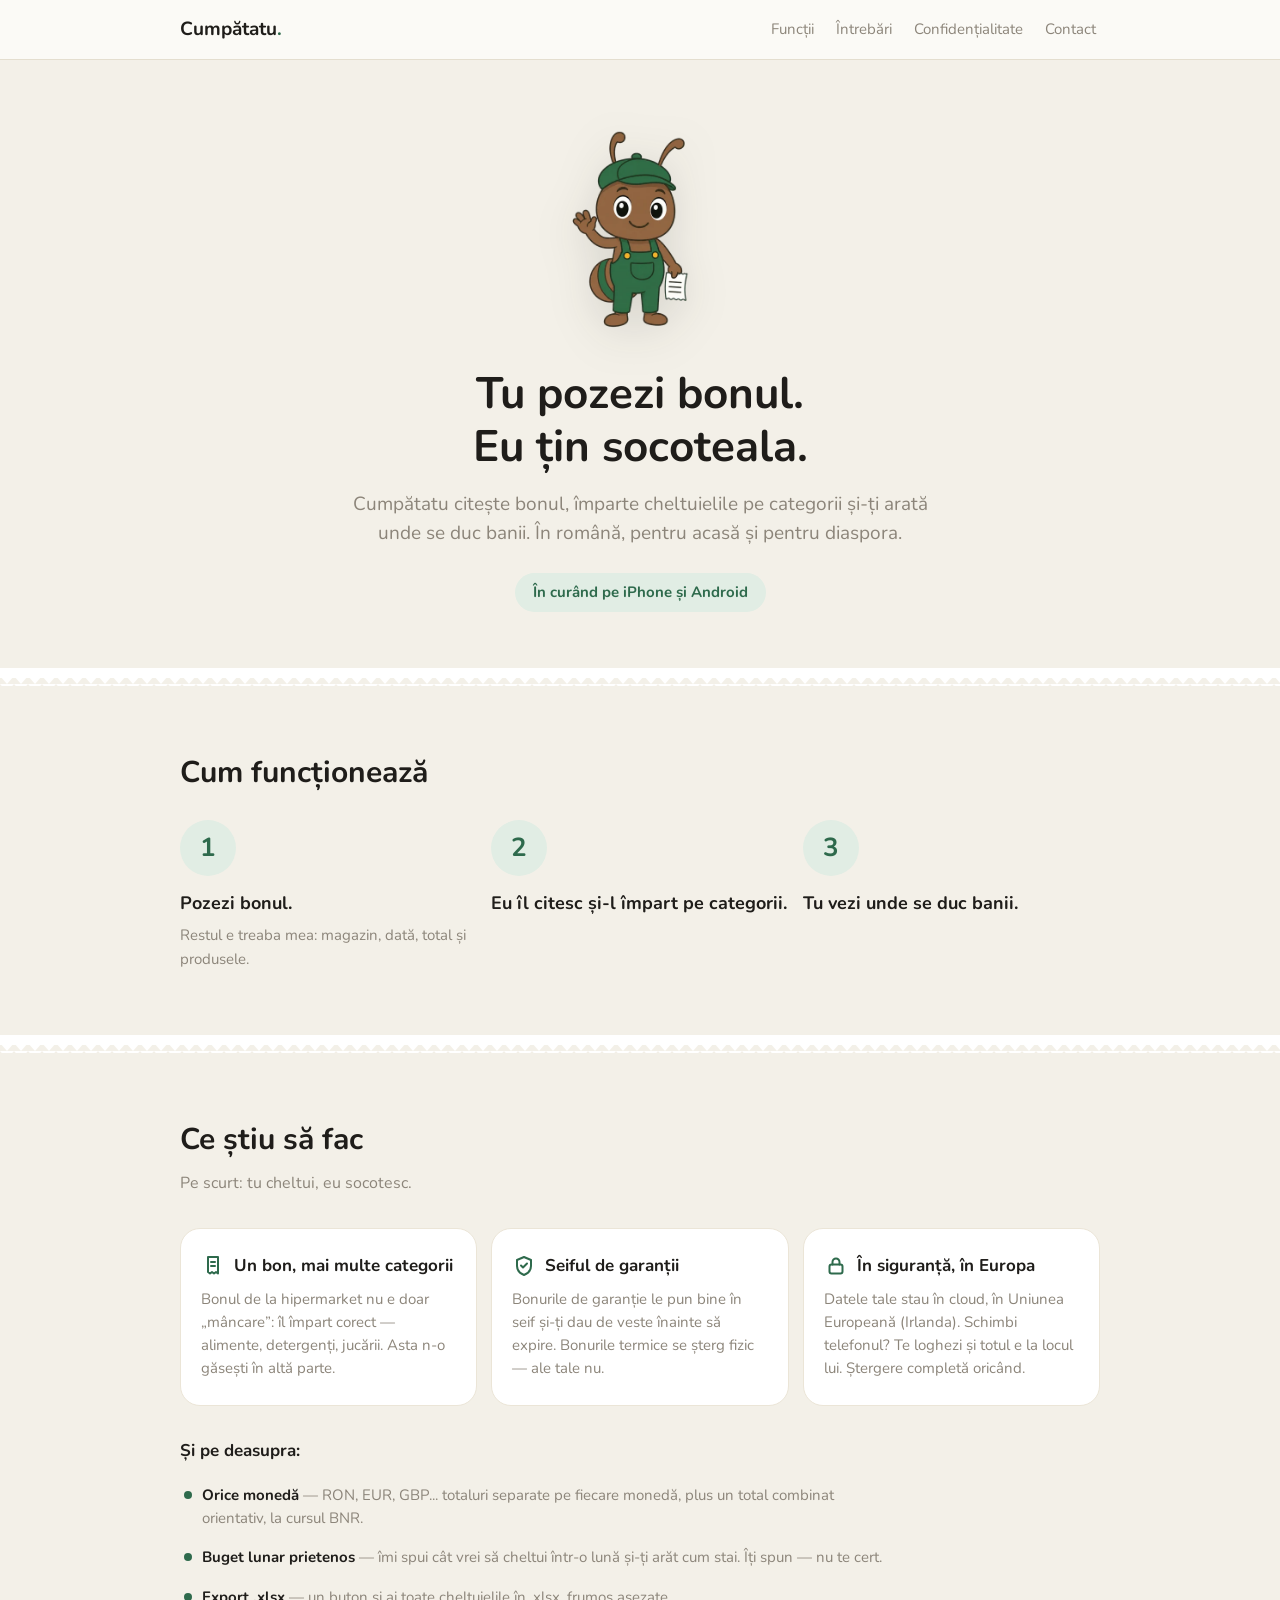
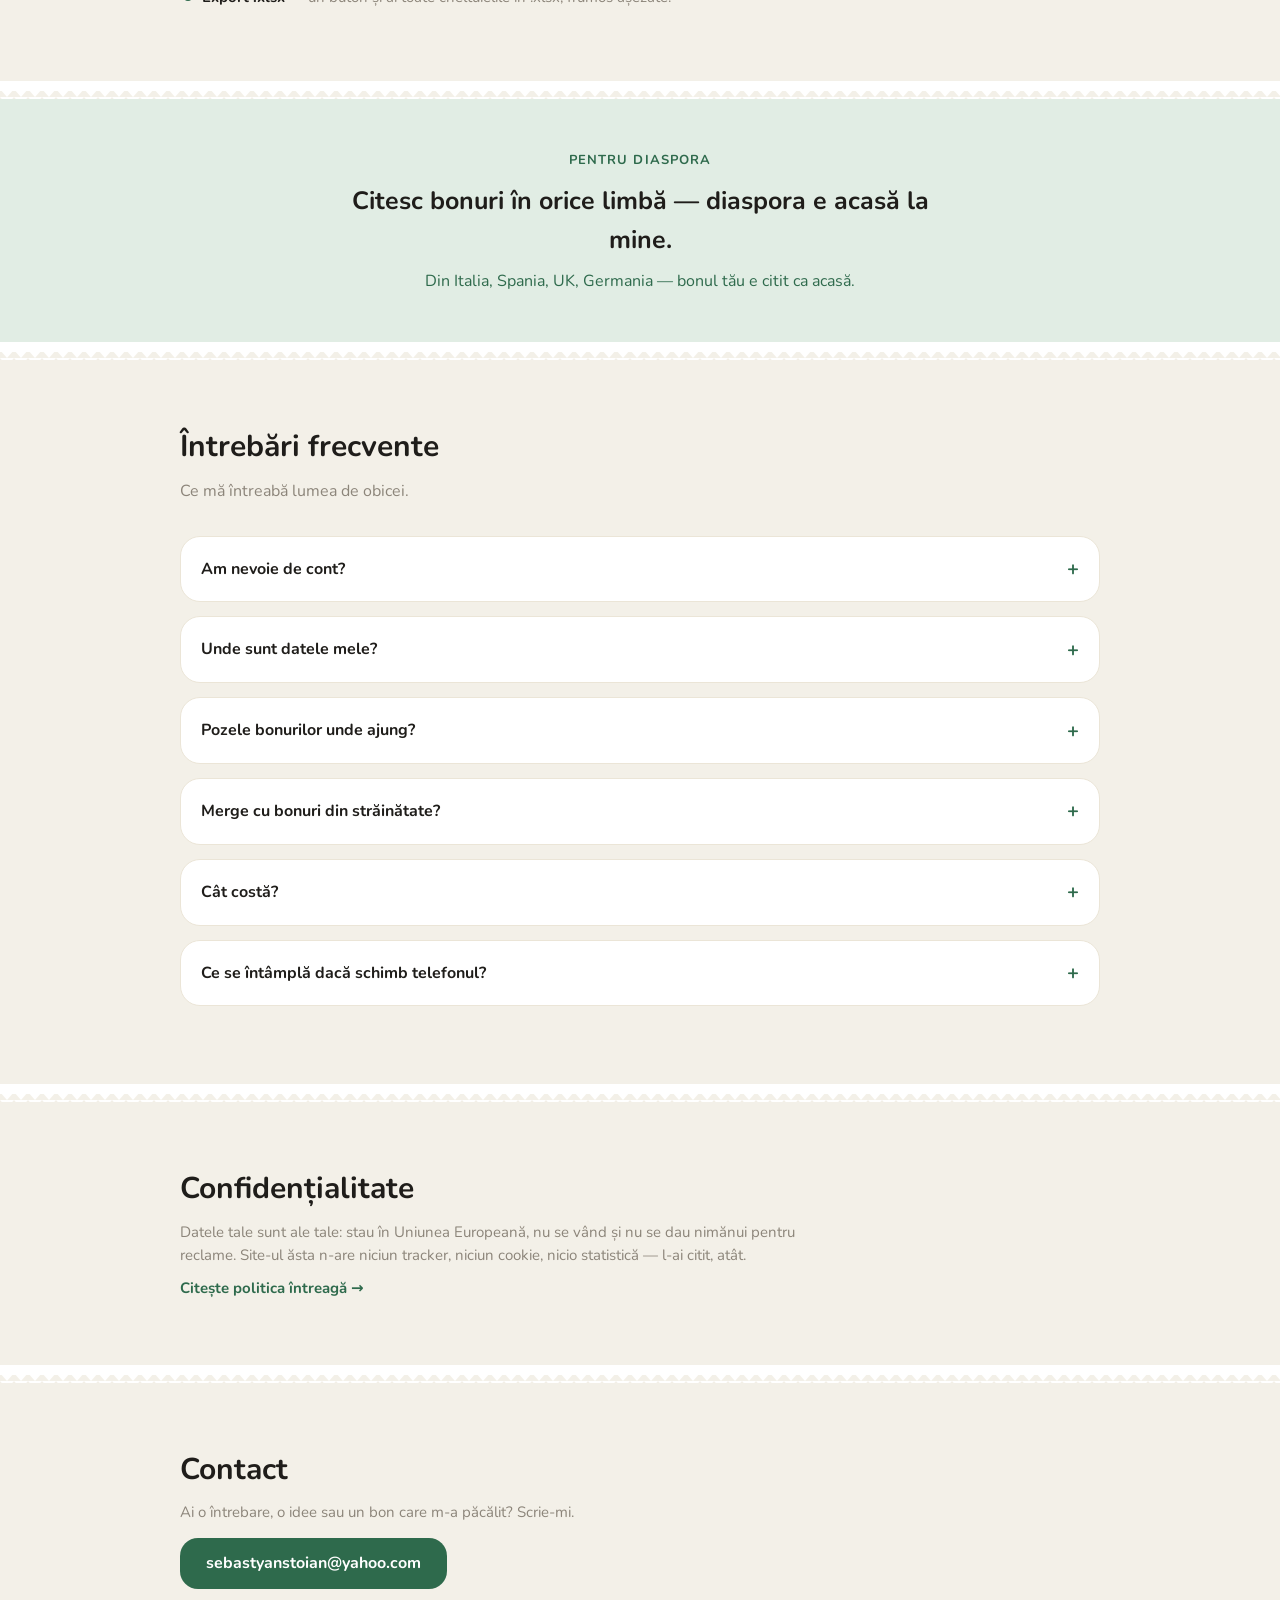
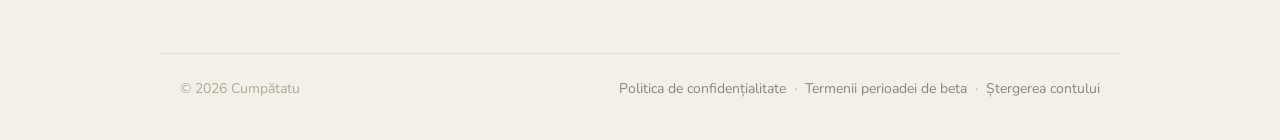
<file: index.html>
<!DOCTYPE html>
<html lang="ro">
<head>
  <meta charset="UTF-8">
  <meta name="viewport" content="width=device-width, initial-scale=1">
  <title>Cumpătatu — Tu pozezi bonul. Eu țin socoteala.</title>
  <meta name="description" content="Cumpătatu citește bonul, împarte cheltuielile pe categorii și-ți arată unde se duc banii. În română, pentru acasă și pentru diaspora. Fără tracking.">
  <link rel="stylesheet" href="stil.css">
  <link rel="icon" type="image/png" sizes="48x48" href="favicon-48.png">
  <link rel="icon" type="image/png" sizes="32x32" href="favicon-32.png">
  <link rel="icon" type="image/png" sizes="16x16" href="favicon-16.png">
  <link rel="apple-touch-icon" href="apple-touch-icon.png">
  <meta property="og:type" content="website">
  <meta property="og:site_name" content="Cumpătatu">
  <meta property="og:locale" content="ro_RO">
  <meta property="og:title" content="Cumpătatu — Tu pozezi bonul. Eu țin socoteala.">
  <meta property="og:description" content="Cumpătatu citește bonul, împarte cheltuielile pe categorii și-ți arată unde se duc banii. În română, pentru acasă și pentru diaspora.">
  <meta property="og:url" content="https://cumpatatu.ro/">
  <meta property="og:image" content="https://cumpatatu.ro/og.png">
  <meta property="og:image:width" content="1200">
  <meta property="og:image:height" content="630">
  <meta property="og:image:alt" content="Cumpătatu, furnica gospodină, ține un bon în mână, lângă numele aplicației și sloganul ei.">
  <meta name="twitter:card" content="summary_large_image">
  <meta name="twitter:title" content="Cumpătatu — Tu pozezi bonul. Eu țin socoteala.">
  <meta name="twitter:description" content="Cumpătatu citește bonul, împarte cheltuielile pe categorii și-ți arată unde se duc banii.">
  <meta name="twitter:image" content="https://cumpatatu.ro/og.png">
</head>
<body>

<!-- modelul zimților de bon, refolosit de toate separatoarele -->
<svg width="0" height="0" style="position:absolute" aria-hidden="true">
  <defs>
    <pattern id="zimti" width="14" height="8" patternUnits="userSpaceOnUse">
      <path d="M0 0 L14 0 L7 8 Z" fill="#FFFFFF"/>
    </pattern>
  </defs>
</svg>

<nav class="nav">
  <div class="nav-rand">
    <a class="sigla" href="#sus">Cumpătatu<span class="punct">.</span></a>
    <div class="nav-linkuri">
      <a href="#functii">Funcții</a>
      <a href="#intrebari">Întrebări</a>
      <a href="#confidentialitate">Confidențialitate</a>
      <a href="#contact">Contact</a>
    </div>
  </div>
</nav>

<header class="erou invelis" id="sus">
  <!-- mascota (ADENDA M v2) tine ea insasi un bon scris in mana, asa ca
       bonul SVG stilizat a iesit din compozitie -->
  <img class="mascota-erou" src="mascota-hero.webp" width="512" height="512"
       alt="Cumpătatu, furnica gospodină, salută ținând un bon în mână">
  <h1>Tu pozezi bonul.<br>Eu țin socoteala.</h1>
  <p class="subtitlu">Cumpătatu citește bonul, împarte cheltuielile pe categorii
    și-ți arată unde se duc banii. În română, pentru acasă și pentru diaspora.</p>
  <span class="insigna-curand">În curând pe iPhone și Android</span>
</header>

<!-- BADGE BETA (ADENDA S): construit, ASCUNS pana la E8 -- atunci se scoate
     atributul hidden si se pun link-urile reale (TestFlight / Play testing). -->
<div id="bloc-beta" hidden>
  <section class="banner-beta">
    <div class="invelis banner-beta-rand">
      <img class="banner-beta-mascota" src="mascota-hero.webp" width="112" height="112"
           alt="Cumpătatu ține un bon în mână">
      <div class="banner-beta-text">
        <span class="eticheta-beta">Beta deschisă</span>
        <p class="mesaj-beta">Caut primii gospodari care să mă încerce.
          Locurile sunt numărate — ca banii buni.</p>
        <div class="banner-beta-butoane">
          <!-- linkurile reale vin la E8: TestFlight / Google Play closed testing -->
          <a class="buton-verde" href="#">Vreau pe iPhone</a>
          <a class="buton-verde" href="#">Vreau pe Android</a>
        </div>
      </div>
    </div>
  </section>
</div>

<svg class="separator-bon" aria-hidden="true" height="18"><rect x="0" y="0" width="100%" height="10" fill="#FFFFFF"/><rect x="0" y="10" width="100%" height="8" fill="url(#zimti)"/></svg>

<main>
  <section class="sectiune invelis" id="cum-functioneaza">
    <h2>Cum funcționează</h2>
    <div class="grila-pasi">
      <div class="pas">
        <span class="pas-numar">1</span>
        <h3>Pozezi bonul.</h3>
        <p>Restul e treaba mea: magazin, dată, total și produsele.</p>
      </div>
      <div class="pas">
        <span class="pas-numar">2</span>
        <h3>Eu îl citesc și-l împart pe categorii.</h3>
      </div>
      <div class="pas">
        <span class="pas-numar">3</span>
        <h3>Tu vezi unde se duc banii.</h3>
      </div>
    </div>
  </section>

  <svg class="separator-bon" aria-hidden="true" height="18"><rect x="0" y="0" width="100%" height="10" fill="#FFFFFF"/><rect x="0" y="10" width="100%" height="8" fill="url(#zimti)"/></svg>

  <section class="sectiune invelis" id="functii">
    <h2>Ce știu să fac</h2>
    <p class="introducere">Pe scurt: tu cheltui, eu socotesc.</p>
    <div class="grila-diferentiatori">
      <div class="card card-mare">
        <h3><svg class="pictograma" viewBox="0 0 24 24" aria-hidden="true"><path d="M7 3h10v16.5l-2-1.5-2 1.5-2-1.5-2 1.5-2-1.5V3z" fill="none" stroke="#2E6A4C" stroke-width="2" stroke-linejoin="round"/><path d="M10 8h4M10 12h4" stroke="#2E6A4C" stroke-width="2" stroke-linecap="round"/></svg>Un bon, mai multe categorii</h3>
        <p>Bonul de la hipermarket nu e doar „mâncare”: îl împart corect —
          alimente, detergenți, jucării. Asta n-o găsești în altă parte.</p>
      </div>
      <div class="card card-mare">
        <h3><svg class="pictograma" viewBox="0 0 24 24" aria-hidden="true"><path d="M12 3l7 3v6c0 4.5-3 7.5-7 9-4-1.5-7-4.5-7-9V6l7-3z" fill="none" stroke="#2E6A4C" stroke-width="2" stroke-linejoin="round"/><path d="M9 11.5l2 2 4-4" fill="none" stroke="#2E6A4C" stroke-width="2" stroke-linecap="round" stroke-linejoin="round"/></svg>Seiful de garanții</h3>
        <p>Bonurile de garanție le pun bine în seif și-ți dau de veste înainte
          să expire. Bonurile termice se șterg fizic — ale tale nu.</p>
      </div>
      <div class="card card-mare">
        <h3><svg class="pictograma" viewBox="0 0 24 24" aria-hidden="true"><rect x="5.5" y="10.5" width="13" height="9" rx="2" fill="none" stroke="#2E6A4C" stroke-width="2"/><path d="M8.5 10.5V8a3.5 3.5 0 0 1 7 0v2.5" fill="none" stroke="#2E6A4C" stroke-width="2" stroke-linecap="round"/></svg>În siguranță, în Europa</h3>
        <p>Datele tale stau în cloud, în Uniunea Europeană (Irlanda). Schimbi
          telefonul? Te loghezi și totul e la locul lui. Ștergere completă
          oricând.</p>
      </div>
    </div>
    <div class="pe-deasupra">
      <h3>Și pe deasupra:</h3>
      <ul class="lista-compacta">
        <li><strong>Orice monedă</strong> — RON, EUR, GBP... totaluri separate pe fiecare monedă, plus un total combinat orientativ, la cursul BNR.</li>
        <li><strong>Buget lunar prietenos</strong> — îmi spui cât vrei să cheltui într-o lună și-ți arăt cum stai. Îți spun — nu te cert.</li>
        <li><strong>Export .xlsx</strong> — un buton și ai toate cheltuielile în .xlsx, frumos așezate.</li>
      </ul>
    </div>
  </section>

  <svg class="separator-bon" aria-hidden="true" height="18"><rect x="0" y="0" width="100%" height="10" fill="#FFFFFF"/><rect x="0" y="10" width="100%" height="8" fill="url(#zimti)"/></svg>

  <section class="banner-diaspora" id="diaspora">
    <div class="invelis">
      <span class="eticheta-diaspora">Pentru diaspora</span>
      <p class="mesaj-diaspora">Citesc bonuri în orice limbă — diaspora e acasă la mine.</p>
      <p class="submesaj-diaspora">Din Italia, Spania, UK, Germania — bonul tău e citit ca acasă.</p>
    </div>
  </section>

  <!-- CAPTURI: sloturile sunt pregătite; blocul se activează (se scoate
       atributul hidden) când vin capturile reale de pe telefon. -->
  <div id="bloc-capturi" hidden>
    <svg class="separator-bon" aria-hidden="true" height="18"><rect x="0" y="0" width="100%" height="10" fill="#FFFFFF"/><rect x="0" y="10" width="100%" height="8" fill="url(#zimti)"/></svg>
    <section class="sectiune invelis" id="capturi">
      <h2>Așa arăt</h2>
      <div class="grila-capturi">
        <div class="slot-captura"><!-- <img src="capturi/dashboard.png" alt="Dashboard Cumpătatu"> -->Dashboard</div>
        <div class="slot-captura"><!-- <img src="capturi/confirmare.png" alt="Confirmarea unui bon scanat"> -->Confirmare bon</div>
        <div class="slot-captura"><!-- <img src="capturi/seif.png" alt="Seiful de garanții"> -->Seiful de garanții</div>
        <div class="slot-captura"><!-- <img src="capturi/onboarding.png" alt="Primul ecran Cumpătatu"> -->Bun venit</div>
      </div>
    </section>
  </div>

  <svg class="separator-bon" aria-hidden="true" height="18"><rect x="0" y="0" width="100%" height="10" fill="#FFFFFF"/><rect x="0" y="10" width="100%" height="8" fill="url(#zimti)"/></svg>

  <section class="sectiune invelis" id="intrebari">
    <h2>Întrebări frecvente</h2>
    <p class="introducere">Ce mă întreabă lumea de obicei.</p>

    <details class="intrebare">
      <summary>Am nevoie de cont?</summary>
      <p>Da — și e spre binele tău: datele nu mor cu telefonul și nu se pierd
        dacă ștergi aplicația. Te loghezi și continuăm de unde am rămas.</p>
    </details>
    <details class="intrebare">
      <summary>Unde sunt datele mele?</summary>
      <p>În Uniunea Europeană (Irlanda), sub GDPR. Le poți șterge complet
        oricând, cu tot cu cont.</p>
    </details>
    <details class="intrebare">
      <summary>Pozele bonurilor unde ajung?</summary>
      <p>Sunt procesate de un AI ca să fie citite, apoi rămân în contul tău.
        Nu se vând, nu se dau nimănui.</p>
    </details>
    <details class="intrebare">
      <summary>Merge cu bonuri din străinătate?</summary>
      <p>Da — citesc bonuri în orice limbă. Din Italia, Spania, UK,
        Germania... de oriunde.</p>
    </details>
    <details class="intrebare">
      <summary>Cât costă?</summary>
      <p>30 de scanări pe lună, gratuit. Nelimitat — cu abonament; detaliile,
        la lansare.</p>
    </details>
    <details class="intrebare">
      <summary>Ce se întâmplă dacă schimb telefonul?</summary>
      <p>Te loghezi și totul e la locul lui.</p>
    </details>
  </section>

  <svg class="separator-bon" aria-hidden="true" height="18"><rect x="0" y="0" width="100%" height="10" fill="#FFFFFF"/><rect x="0" y="10" width="100%" height="8" fill="url(#zimti)"/></svg>

  <section class="sectiune invelis" id="confidentialitate">
    <h2>Confidențialitate</h2>
    <div class="card-lat">
      <p>Datele tale sunt ale tale: stau în Uniunea Europeană, nu se vând și
        nu se dau nimănui pentru reclame. Site-ul ăsta n-are niciun tracker,
        niciun cookie, nicio statistică — l-ai citit, atât.</p>
      <p><a class="legatura" href="privacy.html">Citește politica întreagă →</a></p>
    </div>
  </section>

  <svg class="separator-bon" aria-hidden="true" height="18"><rect x="0" y="0" width="100%" height="10" fill="#FFFFFF"/><rect x="0" y="10" width="100%" height="8" fill="url(#zimti)"/></svg>

  <section class="sectiune invelis" id="contact">
    <h2>Contact</h2>
    <div class="card-lat">
      <p>Ai o întrebare, o idee sau un bon care m-a păcălit? Scrie-mi.</p>
      <a class="buton-verde" href="mailto:sebastyanstoian@yahoo.com">sebastyanstoian@yahoo.com</a>
    </div>
  </section>
</main>

<footer class="subsol invelis">
  <span>© 2026 Cumpătatu</span>
  <span>
    <a href="privacy.html">Politica de confidențialitate</a>
    &nbsp;·&nbsp;
    <a href="termeni.html">Termenii perioadei de beta</a>
    &nbsp;·&nbsp;
    <a href="stergere-cont.html">Ștergerea contului</a>
  </span>
</footer>

</body>
</html>
</file>
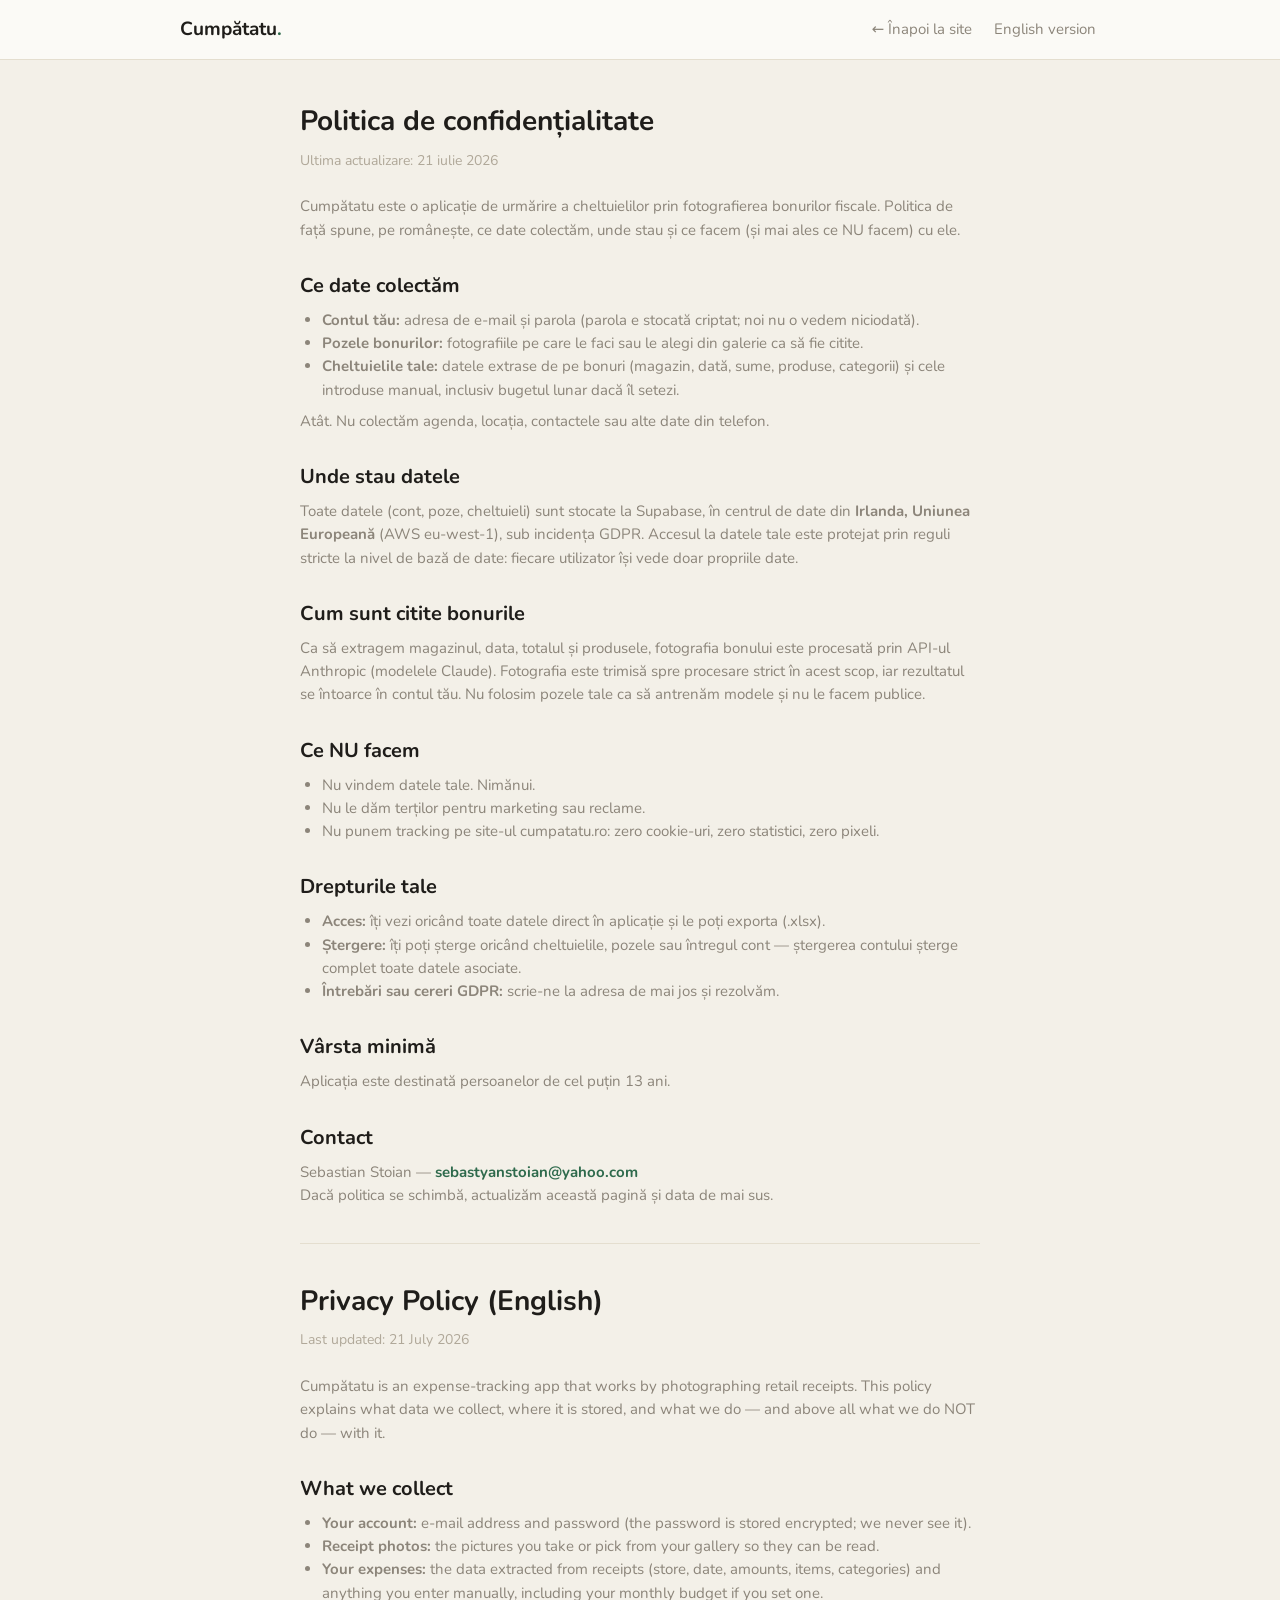
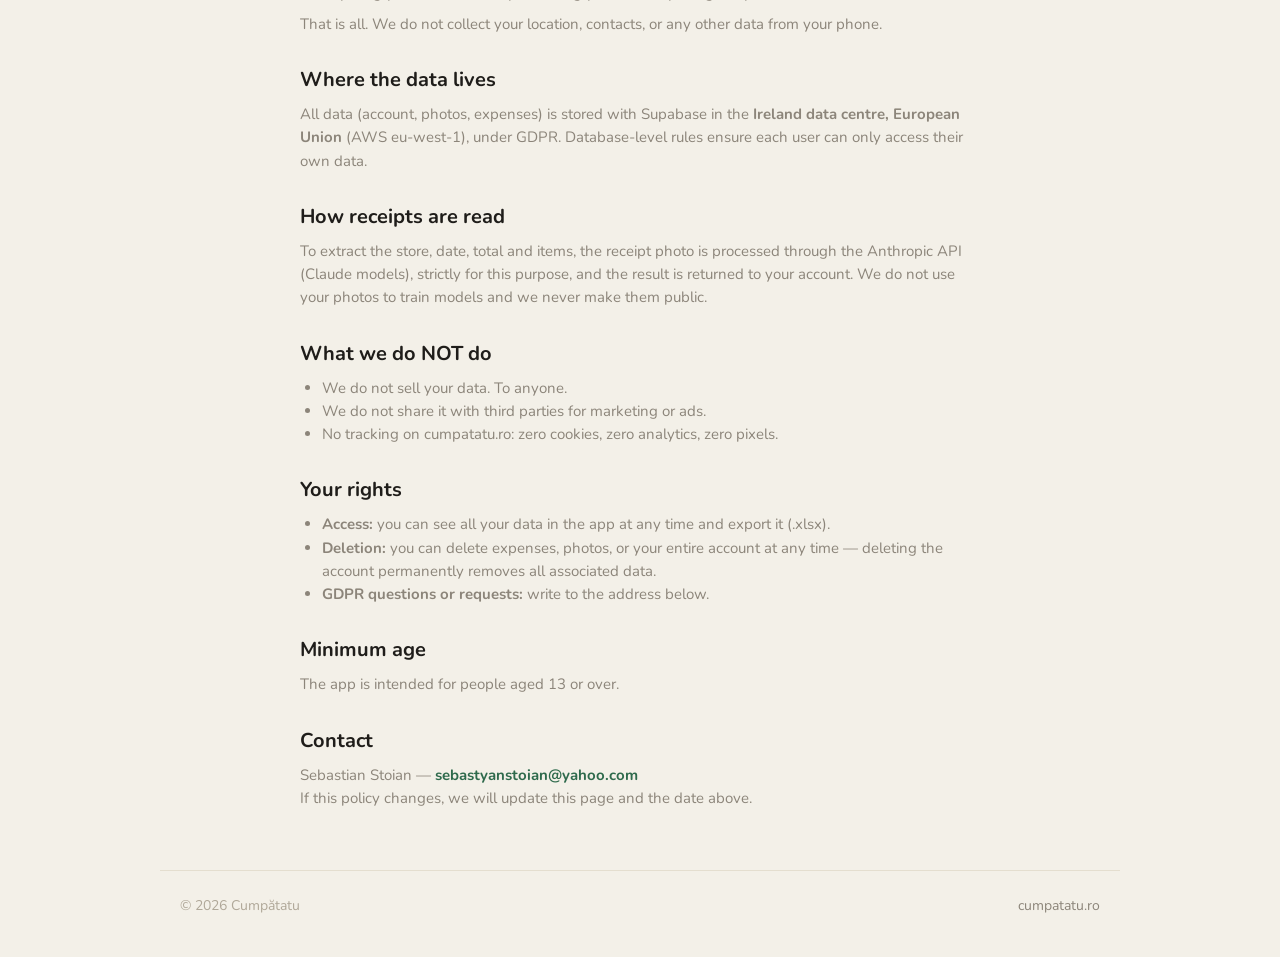
<file: privacy.html>
<!DOCTYPE html>
<html lang="ro">
<head>
  <meta charset="UTF-8">
  <meta name="viewport" content="width=device-width, initial-scale=1">
  <title>Politica de confidențialitate — Cumpătatu</title>
  <meta name="description" content="Politica de confidențialitate Cumpătatu, în română și engleză. Date în UE, zero tracking, ștergere completă oricând.">
  <link rel="stylesheet" href="stil.css">
  <link rel="icon" type="image/png" sizes="48x48" href="favicon-48.png">
  <link rel="icon" type="image/png" sizes="32x32" href="favicon-32.png">
  <link rel="icon" type="image/png" sizes="16x16" href="favicon-16.png">
  <link rel="apple-touch-icon" href="apple-touch-icon.png">
  <meta property="og:type" content="website">
  <meta property="og:site_name" content="Cumpătatu">
  <meta property="og:locale" content="ro_RO">
  <meta property="og:title" content="Politica de confidențialitate — Cumpătatu">
  <meta property="og:description" content="Politica de confidențialitate Cumpătatu: date în UE, zero tracking, ștergere completă oricând.">
  <meta property="og:url" content="https://cumpatatu.ro/privacy.html">
  <meta property="og:image" content="https://cumpatatu.ro/og.png">
  <meta property="og:image:width" content="1200">
  <meta property="og:image:height" content="630">
  <meta name="twitter:card" content="summary_large_image">
  <meta name="twitter:image" content="https://cumpatatu.ro/og.png">
</head>
<body>

<nav class="nav">
  <div class="nav-rand">
    <a class="sigla" href="index.html">Cumpătatu<span class="punct">.</span></a>
    <div class="nav-linkuri">
      <a href="index.html">← Înapoi la site</a>
      <a href="#english">English version</a>
    </div>
  </div>
</nav>

<article class="politica">
  <h1>Politica de confidențialitate</h1>
  <p class="actualizata">Ultima actualizare: 21 iulie 2026</p>

  <p>Cumpătatu este o aplicație de urmărire a cheltuielilor prin fotografierea
    bonurilor fiscale. Politica de față spune, pe românește, ce date colectăm,
    unde stau și ce facem (și mai ales ce NU facem) cu ele.</p>

  <h2>Ce date colectăm</h2>
  <ul>
    <li><strong>Contul tău:</strong> adresa de e-mail și parola (parola e
      stocată criptat; noi nu o vedem niciodată).</li>
    <li><strong>Pozele bonurilor:</strong> fotografiile pe care le faci sau le
      alegi din galerie ca să fie citite.</li>
    <li><strong>Cheltuielile tale:</strong> datele extrase de pe bonuri
      (magazin, dată, sume, produse, categorii) și cele introduse manual,
      inclusiv bugetul lunar dacă îl setezi.</li>
  </ul>
  <p>Atât. Nu colectăm agenda, locația, contactele sau alte date din telefon.</p>

  <h2>Unde stau datele</h2>
  <p>Toate datele (cont, poze, cheltuieli) sunt stocate la Supabase, în centrul
    de date din <strong>Irlanda, Uniunea Europeană</strong> (AWS eu-west-1),
    sub incidența GDPR. Accesul la datele tale este protejat prin reguli stricte la nivel de
    bază de date: fiecare utilizator își vede doar propriile date.</p>

  <h2>Cum sunt citite bonurile</h2>
  <p>Ca să extragem magazinul, data, totalul și produsele, fotografia bonului
    este procesată prin API-ul Anthropic (modelele Claude). Fotografia este
    trimisă spre procesare strict în acest scop, iar rezultatul se întoarce în
    contul tău. Nu folosim pozele tale ca să antrenăm modele și nu le facem
    publice.</p>

  <h2>Ce NU facem</h2>
  <ul>
    <li>Nu vindem datele tale. Nimănui.</li>
    <li>Nu le dăm terților pentru marketing sau reclame.</li>
    <li>Nu punem tracking pe site-ul cumpatatu.ro: zero cookie-uri, zero
      statistici, zero pixeli.</li>
  </ul>

  <h2>Drepturile tale</h2>
  <ul>
    <li><strong>Acces:</strong> îți vezi oricând toate datele direct în
      aplicație și le poți exporta (.xlsx).</li>
    <li><strong>Ștergere:</strong> îți poți șterge oricând cheltuielile, pozele
      sau întregul cont — ștergerea contului șterge complet toate datele
      asociate.</li>
    <li><strong>Întrebări sau cereri GDPR:</strong> scrie-ne la adresa de mai
      jos și rezolvăm.</li>
  </ul>

  <h2>Vârsta minimă</h2>
  <p>Aplicația este destinată persoanelor de cel puțin 13 ani.</p>

  <h2>Contact</h2>
  <p>Sebastian Stoian — <a class="legatura" href="mailto:sebastyanstoian@yahoo.com">sebastyanstoian@yahoo.com</a></p>

  <p>Dacă politica se schimbă, actualizăm această pagină și data de mai sus.</p>

  <hr class="separator" id="english">

  <h1>Privacy Policy (English)</h1>
  <p class="actualizata">Last updated: 21 July 2026</p>

  <p>Cumpătatu is an expense-tracking app that works by photographing retail
    receipts. This policy explains what data we collect, where it is stored,
    and what we do — and above all what we do NOT do — with it.</p>

  <h2>What we collect</h2>
  <ul>
    <li><strong>Your account:</strong> e-mail address and password (the
      password is stored encrypted; we never see it).</li>
    <li><strong>Receipt photos:</strong> the pictures you take or pick from
      your gallery so they can be read.</li>
    <li><strong>Your expenses:</strong> the data extracted from receipts
      (store, date, amounts, items, categories) and anything you enter
      manually, including your monthly budget if you set one.</li>
  </ul>
  <p>That is all. We do not collect your location, contacts, or any other data
    from your phone.</p>

  <h2>Where the data lives</h2>
  <p>All data (account, photos, expenses) is stored with Supabase in the
    <strong>Ireland data centre, European Union</strong> (AWS eu-west-1),
    under GDPR.
    Database-level rules ensure each user can only access their own data.</p>

  <h2>How receipts are read</h2>
  <p>To extract the store, date, total and items, the receipt photo is
    processed through the Anthropic API (Claude models), strictly for this
    purpose, and the result is returned to your account. We do not use your
    photos to train models and we never make them public.</p>

  <h2>What we do NOT do</h2>
  <ul>
    <li>We do not sell your data. To anyone.</li>
    <li>We do not share it with third parties for marketing or ads.</li>
    <li>No tracking on cumpatatu.ro: zero cookies, zero analytics, zero
      pixels.</li>
  </ul>

  <h2>Your rights</h2>
  <ul>
    <li><strong>Access:</strong> you can see all your data in the app at any
      time and export it (.xlsx).</li>
    <li><strong>Deletion:</strong> you can delete expenses, photos, or your
      entire account at any time — deleting the account permanently removes
      all associated data.</li>
    <li><strong>GDPR questions or requests:</strong> write to the address
      below.</li>
  </ul>

  <h2>Minimum age</h2>
  <p>The app is intended for people aged 13 or over.</p>

  <h2>Contact</h2>
  <p>Sebastian Stoian — <a class="legatura" href="mailto:sebastyanstoian@yahoo.com">sebastyanstoian@yahoo.com</a></p>

  <p>If this policy changes, we will update this page and the date above.</p>
</article>

<footer class="subsol invelis">
  <span>© 2026 Cumpătatu</span>
  <a href="index.html">cumpatatu.ro</a>
</footer>

</body>
</html>
</file>
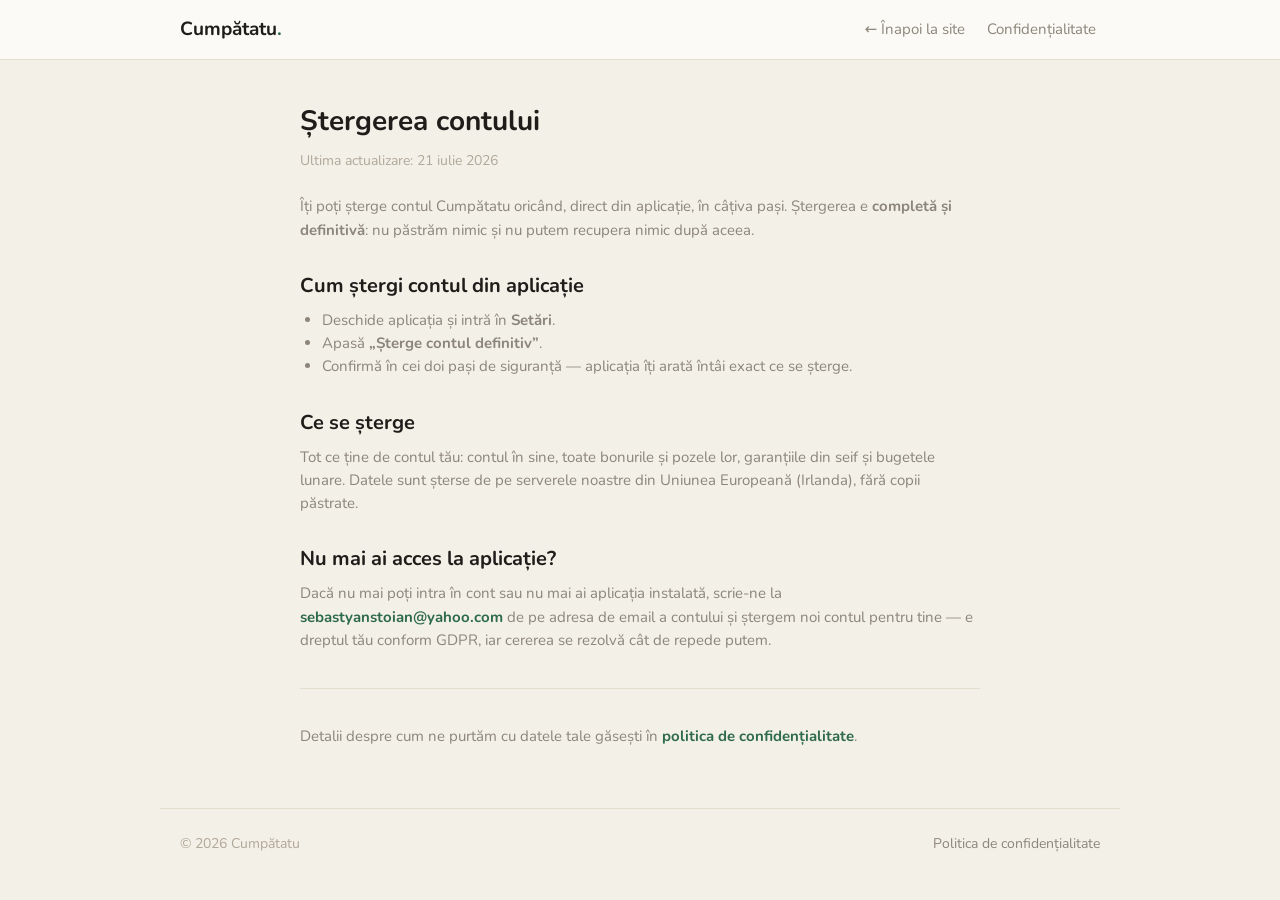
<file: stergere-cont.html>
<!DOCTYPE html>
<html lang="ro">
<head>
  <meta charset="UTF-8">
  <meta name="viewport" content="width=device-width, initial-scale=1">
  <title>Ștergerea contului — Cumpătatu</title>
  <meta name="description" content="Cum îți ștergi definitiv contul Cumpătatu, direct din aplicație: contul, bonurile, pozele, garanțiile și bugetele — complet, fără recuperare.">
  <link rel="stylesheet" href="stil.css">
  <link rel="icon" type="image/png" sizes="48x48" href="favicon-48.png">
  <link rel="icon" type="image/png" sizes="32x32" href="favicon-32.png">
  <link rel="icon" type="image/png" sizes="16x16" href="favicon-16.png">
  <link rel="apple-touch-icon" href="apple-touch-icon.png">
  <meta property="og:type" content="website">
  <meta property="og:site_name" content="Cumpătatu">
  <meta property="og:locale" content="ro_RO">
  <meta property="og:title" content="Ștergerea contului — Cumpătatu">
  <meta property="og:description" content="Cum îți ștergi definitiv contul Cumpătatu, direct din aplicație — complet, fără recuperare.">
  <meta property="og:url" content="https://cumpatatu.ro/stergere-cont.html">
  <meta property="og:image" content="https://cumpatatu.ro/og.png">
  <meta property="og:image:width" content="1200">
  <meta property="og:image:height" content="630">
  <meta name="twitter:card" content="summary_large_image">
  <meta name="twitter:image" content="https://cumpatatu.ro/og.png">
</head>
<body>

<nav class="nav">
  <div class="nav-rand">
    <a class="sigla" href="index.html">Cumpătatu<span class="punct">.</span></a>
    <div class="nav-linkuri">
      <a href="index.html">← Înapoi la site</a>
      <a href="privacy.html">Confidențialitate</a>
    </div>
  </div>
</nav>

<article class="politica">
  <h1>Ștergerea contului</h1>
  <p class="actualizata">Ultima actualizare: 21 iulie 2026</p>

  <p>Îți poți șterge contul Cumpătatu oricând, direct din aplicație, în câțiva
    pași. Ștergerea e <strong>completă și definitivă</strong>: nu păstrăm nimic
    și nu putem recupera nimic după aceea.</p>

  <h2>Cum ștergi contul din aplicație</h2>
  <ul>
    <li>Deschide aplicația și intră în <strong>Setări</strong>.</li>
    <li>Apasă <strong>„Șterge contul definitiv”</strong>.</li>
    <li>Confirmă în cei doi pași de siguranță — aplicația îți arată întâi
      exact ce se șterge.</li>
  </ul>

  <h2>Ce se șterge</h2>
  <p>Tot ce ține de contul tău: contul în sine, toate bonurile și pozele lor,
    garanțiile din seif și bugetele lunare. Datele sunt șterse de pe serverele
    noastre din Uniunea Europeană (Irlanda), fără copii păstrate.</p>

  <h2>Nu mai ai acces la aplicație?</h2>
  <p>Dacă nu mai poți intra în cont sau nu mai ai aplicația instalată, scrie-ne
    la <a class="legatura" href="mailto:sebastyanstoian@yahoo.com">sebastyanstoian@yahoo.com</a>
    de pe adresa de email a contului și ștergem noi contul pentru tine —
    e dreptul tău conform GDPR, iar cererea se rezolvă cât de repede putem.</p>

  <hr class="separator">
  <p>Detalii despre cum ne purtăm cu datele tale găsești în
    <a class="legatura" href="privacy.html">politica de confidențialitate</a>.</p>
</article>

<footer class="subsol invelis">
  <span>© 2026 Cumpătatu</span>
  <a href="privacy.html">Politica de confidențialitate</a>
</footer>

</body>
</html>
</file>
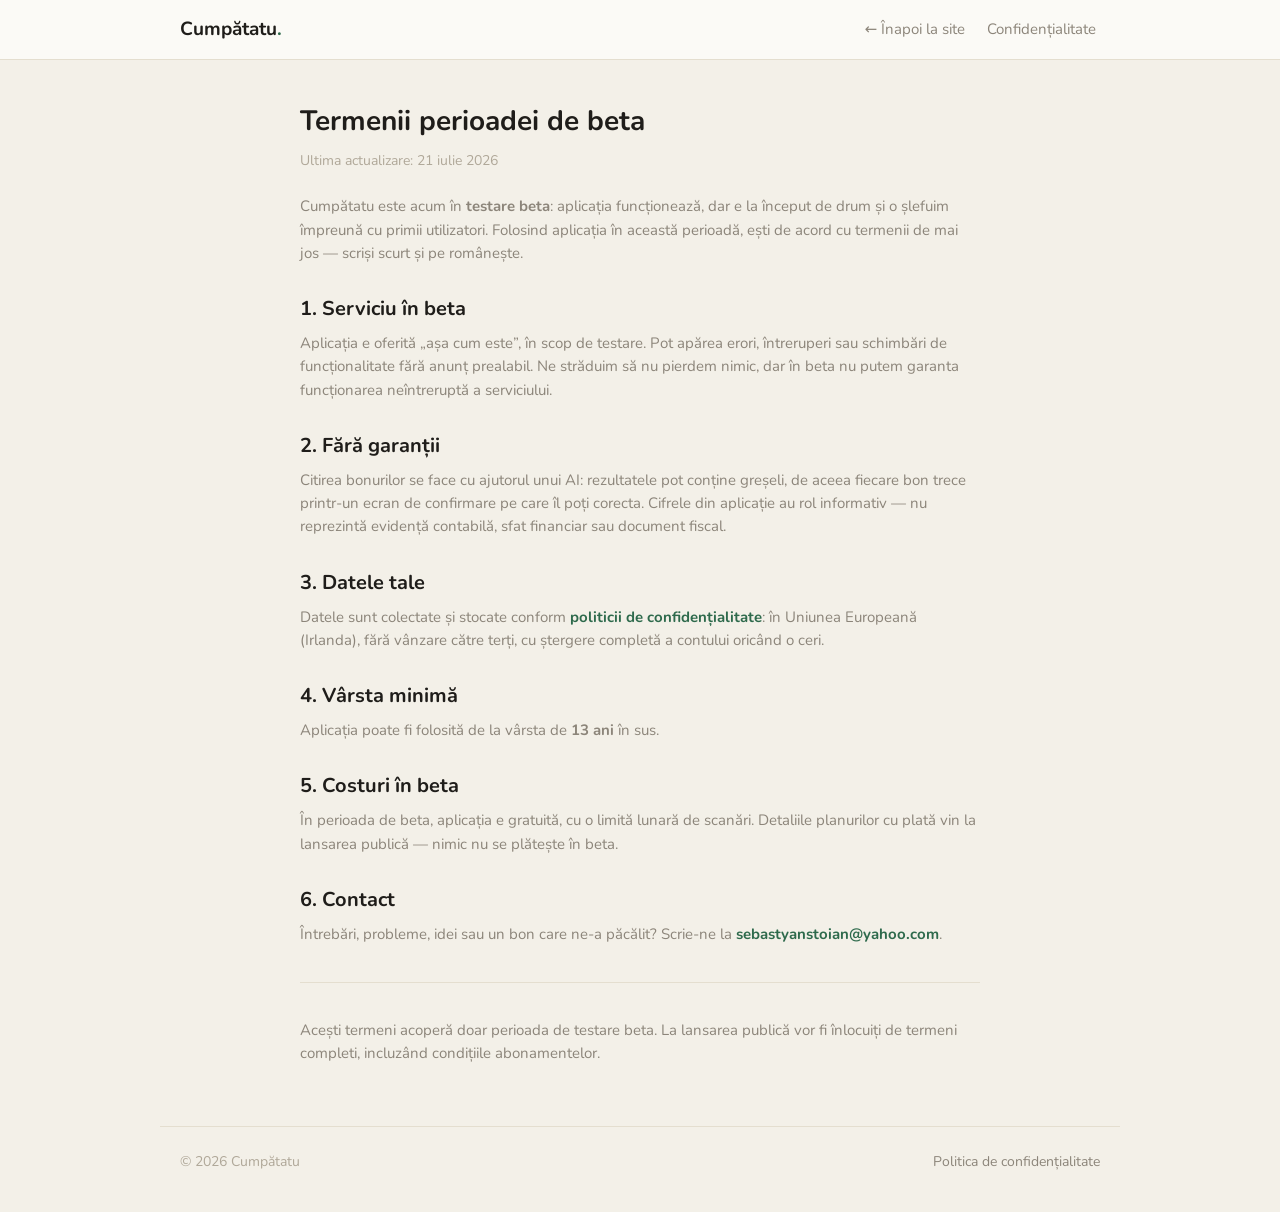
<file: termeni.html>
<!DOCTYPE html>
<html lang="ro">
<head>
  <meta charset="UTF-8">
  <meta name="viewport" content="width=device-width, initial-scale=1">
  <title>Termenii perioadei de beta — Cumpătatu</title>
  <meta name="description" content="Termenii minimi ai perioadei de testare beta pentru aplicația Cumpătatu: serviciu în beta, fără garanții, date conform politicii de confidențialitate, vârsta 13+.">
  <link rel="stylesheet" href="stil.css">
  <link rel="icon" type="image/png" sizes="48x48" href="favicon-48.png">
  <link rel="icon" type="image/png" sizes="32x32" href="favicon-32.png">
  <link rel="icon" type="image/png" sizes="16x16" href="favicon-16.png">
  <link rel="apple-touch-icon" href="apple-touch-icon.png">
  <meta property="og:type" content="website">
  <meta property="og:site_name" content="Cumpătatu">
  <meta property="og:locale" content="ro_RO">
  <meta property="og:title" content="Termenii perioadei de beta — Cumpătatu">
  <meta property="og:description" content="Termenii minimi ai perioadei de testare beta pentru aplicația Cumpătatu.">
  <meta property="og:url" content="https://cumpatatu.ro/termeni.html">
  <meta property="og:image" content="https://cumpatatu.ro/og.png">
  <meta property="og:image:width" content="1200">
  <meta property="og:image:height" content="630">
  <meta name="twitter:card" content="summary_large_image">
  <meta name="twitter:image" content="https://cumpatatu.ro/og.png">
</head>
<body>

<nav class="nav">
  <div class="nav-rand">
    <a class="sigla" href="index.html">Cumpătatu<span class="punct">.</span></a>
    <div class="nav-linkuri">
      <a href="index.html">← Înapoi la site</a>
      <a href="privacy.html">Confidențialitate</a>
    </div>
  </div>
</nav>

<article class="politica">
  <h1>Termenii perioadei de beta</h1>
  <p class="actualizata">Ultima actualizare: 21 iulie 2026</p>

  <p>Cumpătatu este acum în <strong>testare beta</strong>: aplicația funcționează,
    dar e la început de drum și o șlefuim împreună cu primii utilizatori.
    Folosind aplicația în această perioadă, ești de acord cu termenii de mai jos —
    scriși scurt și pe românește.</p>

  <h2>1. Serviciu în beta</h2>
  <p>Aplicația e oferită „așa cum este”, în scop de testare. Pot apărea erori,
    întreruperi sau schimbări de funcționalitate fără anunț prealabil. Ne
    străduim să nu pierdem nimic, dar în beta nu putem garanta funcționarea
    neîntreruptă a serviciului.</p>

  <h2>2. Fără garanții</h2>
  <p>Citirea bonurilor se face cu ajutorul unui AI: rezultatele pot conține
    greșeli, de aceea fiecare bon trece printr-un ecran de confirmare pe care îl
    poți corecta. Cifrele din aplicație au rol informativ — nu reprezintă
    evidență contabilă, sfat financiar sau document fiscal.</p>

  <h2>3. Datele tale</h2>
  <p>Datele sunt colectate și stocate conform
    <a class="legatura" href="privacy.html">politicii de confidențialitate</a>:
    în Uniunea Europeană (Irlanda), fără vânzare către terți, cu ștergere
    completă a contului oricând o ceri.</p>

  <h2>4. Vârsta minimă</h2>
  <p>Aplicația poate fi folosită de la vârsta de <strong>13 ani</strong> în sus.</p>

  <h2>5. Costuri în beta</h2>
  <p>În perioada de beta, aplicația e gratuită, cu o limită lunară de scanări.
    Detaliile planurilor cu plată vin la lansarea publică — nimic nu se plătește
    în beta.</p>

  <h2>6. Contact</h2>
  <p>Întrebări, probleme, idei sau un bon care ne-a păcălit? Scrie-ne la
    <a class="legatura" href="mailto:sebastyanstoian@yahoo.com">sebastyanstoian@yahoo.com</a>.</p>

  <hr class="separator">
  <p>Acești termeni acoperă doar perioada de testare beta. La lansarea publică
    vor fi înlocuiți de termeni completi, incluzând condițiile abonamentelor.</p>
</article>

<footer class="subsol invelis">
  <span>© 2026 Cumpătatu</span>
  <a href="privacy.html">Politica de confidențialitate</a>
</footer>

</body>
</html>
</file>
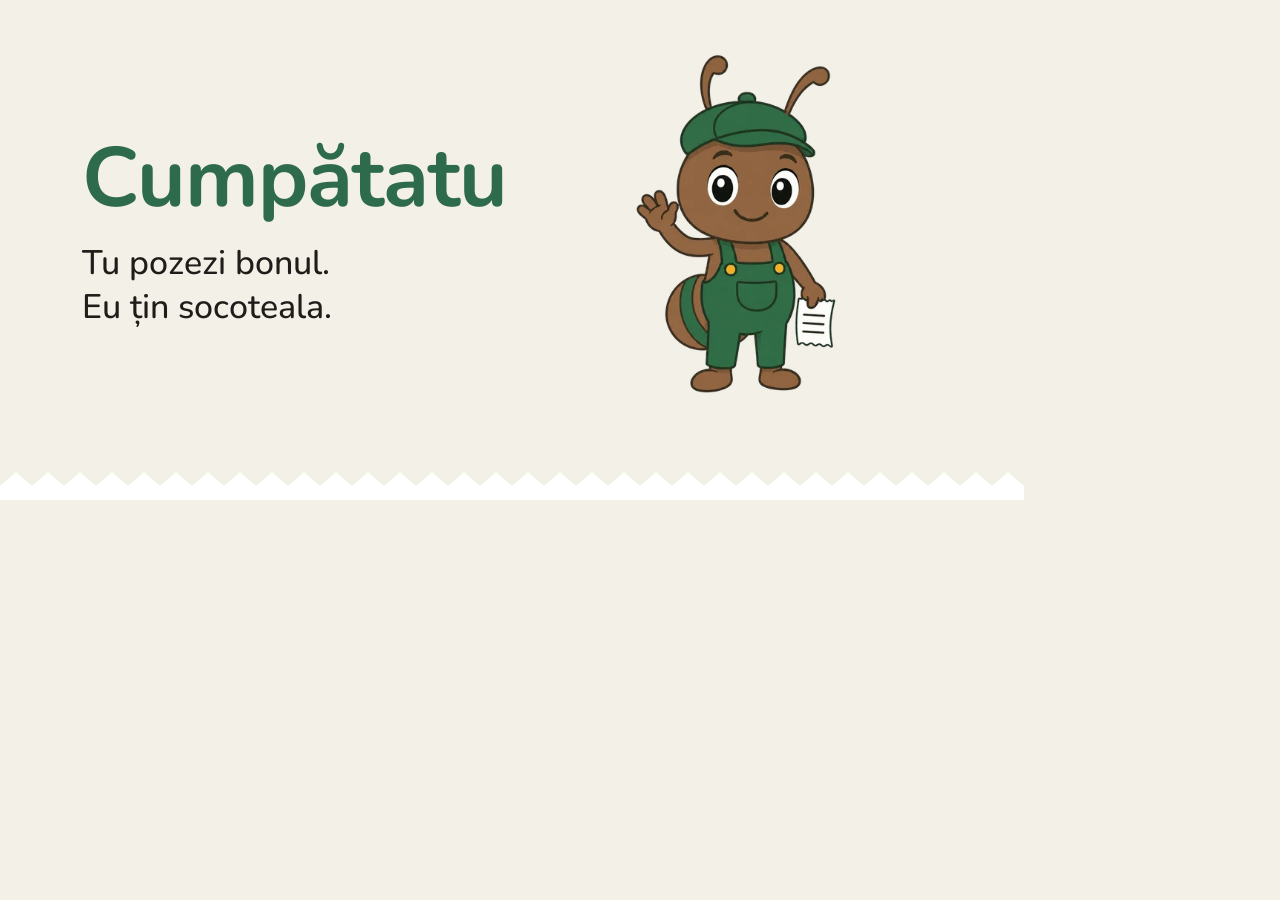
<file: store-assets/feature-graphic.html>
<!DOCTYPE html>
<!-- Pipeline grafica de store (E7): compozitie capturata la pixel, 1024x500.
     Acelasi procedeu ca imaginea OG (S10): tokens din stil.css, Nunito
     self-hosted din ../fonturi, mascota din ../mascota-hero.webp.
     Captura: viewport exact 1024x500, scale 1. -->
<html lang="ro">
<head>
<meta charset="utf-8">
<title>Feature graphic 1024x500</title>
<style>
  @font-face {
    font-family: "Nunito";
    src: url("../fonturi/nunito-latin-ext-700-normal.woff2") format("woff2");
    font-weight: 700;
    unicode-range: U+0100-024F;
  }
  @font-face {
    font-family: "Nunito";
    src: url("../fonturi/nunito-latin-700-normal.woff2") format("woff2");
    font-weight: 700;
  }
  @font-face {
    font-family: "Nunito";
    src: url("../fonturi/nunito-latin-ext-500-normal.woff2") format("woff2");
    font-weight: 500;
    unicode-range: U+0100-024F;
  }
  @font-face {
    font-family: "Nunito";
    src: url("../fonturi/nunito-latin-500-normal.woff2") format("woff2");
    font-weight: 500;
  }
  * { margin: 0; padding: 0; box-sizing: border-box; }
  html, body { width: 1024px; height: 500px; overflow: hidden; }
  body {
    background: #F3F0E8;
    font-family: "Nunito", sans-serif;
    position: relative;
  }
  .continut {
    position: absolute;
    inset: 0;
    display: flex;
    align-items: center;
    justify-content: center;
    gap: 56px;
    padding: 0 72px 36px 72px;
  }
  .text { max-width: 520px; }
  .nume {
    font-weight: 700;
    font-size: 84px;
    line-height: 1.05;
    color: #2E6A4C;
    letter-spacing: -1px;
  }
  .slogan {
    margin-top: 18px;
    font-weight: 500;
    font-size: 34px;
    line-height: 1.3;
    color: #1F1D1A;
  }
  .mascota { flex: none; }
  .mascota img { display: block; width: 380px; height: 380px; }
  /* banda zimtata de bon, ca in imaginea OG: dinti albi pe marginea de jos */
  .banda {
    position: absolute;
    left: 0; right: 0; bottom: 0;
    height: 28px;
  }
</style>
</head>
<body>
  <div class="continut">
    <div class="text">
      <div class="nume">Cump&#259;tatu</div>
      <div class="slogan">Tu pozezi bonul.<br>Eu &#539;in socoteala.</div>
    </div>
    <div class="mascota"><img src="../mascota-hero.webp" alt=""></div>
  </div>
  <svg class="banda" width="1024" height="28" viewBox="0 0 1024 28"
       preserveAspectRatio="none" xmlns="http://www.w3.org/2000/svg">
    <path d="M0,28 L0,14 L16,0 L32,14 L48,0 L64,14 L80,0 L96,14 L112,0 L128,14 L144,0 L160,14 L176,0 L192,14 L208,0 L224,14 L240,0 L256,14 L272,0 L288,14 L304,0 L320,14 L336,0 L352,14 L368,0 L384,14 L400,0 L416,14 L432,0 L448,14 L464,0 L480,14 L496,0 L512,14 L528,0 L544,14 L560,0 L576,14 L592,0 L608,14 L624,0 L640,14 L656,0 L672,14 L688,0 L704,14 L720,0 L736,14 L752,0 L768,14 L784,0 L800,14 L816,0 L832,14 L848,0 L864,14 L880,0 L896,14 L912,0 L928,14 L944,0 L960,14 L976,0 L992,14 L1008,0 L1024,14 L1024,28 Z"
          fill="#FFFFFF"/>
  </svg>
</body>
</html>
</file>
<file: stil.css>
/* Cumpătatu — stil replicat din DESIGN_SYSTEM.md v1.1 al aplicației.
   Tokens identici cu aplicația: site-ul arată ca aplicația.
   Zero tracking, zero JS. Font Nunito self-hosted (fonturi/, licența OFL) —
   niciun request către terți. */

/* ===== FONT (self-hosted; latin + latin-ext pentru diacritice) ===== */
@font-face {
  font-family: "Nunito";
  font-style: normal;
  font-weight: 400;
  font-display: swap;
  src: url("fonturi/nunito-latin-ext-400-normal.woff2") format("woff2");
  unicode-range: U+0100-02BA, U+02BD-02C5, U+02C7-02CC, U+02CE-02D7, U+02DD-02FF, U+0304, U+0308, U+0329, U+1D00-1DBF, U+1E00-1E9F, U+1EF2-1EFF, U+2020, U+20A0-20AB, U+20AD-20C0, U+2113, U+2C60-2C7F, U+A720-A7FF;
}
@font-face {
  font-family: "Nunito";
  font-style: normal;
  font-weight: 400;
  font-display: swap;
  src: url("fonturi/nunito-latin-400-normal.woff2") format("woff2");
  unicode-range: U+0000-00FF, U+0131, U+0152-0153, U+02BB-02BC, U+02C6, U+02DA, U+02DC, U+0304, U+0308, U+0329, U+2000-206F, U+20AC, U+2122, U+2191, U+2193, U+2212, U+2215, U+FEFF, U+FFFD;
}
@font-face {
  font-family: "Nunito";
  font-style: normal;
  font-weight: 500;
  font-display: swap;
  src: url("fonturi/nunito-latin-ext-500-normal.woff2") format("woff2");
  unicode-range: U+0100-02BA, U+02BD-02C5, U+02C7-02CC, U+02CE-02D7, U+02DD-02FF, U+0304, U+0308, U+0329, U+1D00-1DBF, U+1E00-1E9F, U+1EF2-1EFF, U+2020, U+20A0-20AB, U+20AD-20C0, U+2113, U+2C60-2C7F, U+A720-A7FF;
}
@font-face {
  font-family: "Nunito";
  font-style: normal;
  font-weight: 500;
  font-display: swap;
  src: url("fonturi/nunito-latin-500-normal.woff2") format("woff2");
  unicode-range: U+0000-00FF, U+0131, U+0152-0153, U+02BB-02BC, U+02C6, U+02DA, U+02DC, U+0304, U+0308, U+0329, U+2000-206F, U+20AC, U+2122, U+2191, U+2193, U+2212, U+2215, U+FEFF, U+FFFD;
}
@font-face {
  font-family: "Nunito";
  font-style: normal;
  font-weight: 700;
  font-display: swap;
  src: url("fonturi/nunito-latin-ext-700-normal.woff2") format("woff2");
  unicode-range: U+0100-02BA, U+02BD-02C5, U+02C7-02CC, U+02CE-02D7, U+02DD-02FF, U+0304, U+0308, U+0329, U+1D00-1DBF, U+1E00-1E9F, U+1EF2-1EFF, U+2020, U+20A0-20AB, U+20AD-20C0, U+2113, U+2C60-2C7F, U+A720-A7FF;
}
@font-face {
  font-family: "Nunito";
  font-style: normal;
  font-weight: 700;
  font-display: swap;
  src: url("fonturi/nunito-latin-700-normal.woff2") format("woff2");
  unicode-range: U+0000-00FF, U+0131, U+0152-0153, U+02BB-02BC, U+02C6, U+02DA, U+02DC, U+0304, U+0308, U+0329, U+2000-206F, U+20AC, U+2122, U+2191, U+2193, U+2212, U+2215, U+FEFF, U+FFFD;
}

:root {
  /* [base] */
  --bg-cream: #F3F0E8;
  --surface: #FFFFFF;
  --surface-soft: #FBFAF6;
  --border: #E4DECF;
  --border-card: #EBE5D7;
  --text-primary: #1F1D1A;
  --text-secondary: #8C857A;
  --text-muted: #B0A899;
  /* [verde — brand] */
  --green: #2E6A4C;
  --green-pressed: #255A40;
  --green-soft: #E1EDE4;
  /* [coral — doar bucurie] */
  --coral: #E25C2D;
  --coral-bg-soft: #FDEDE7;
  --coral-text: #8C3418;
  /* [semantic] */
  --attention: #B5852B;
  --good: #2E7D46;
  /* radius + spacing (secțiunea 4; colțuri mai generoase pe site — adenda E5b/M6) */
  --radius-card: 20px;
  --radius-buton: 18px;
  --radius-chip: 999px;
  --pad-card: 20px;
  --gap-carduri: 14px;
  /* umbra de ridicare (M6) */
  --umbra-hover: 0 10px 24px rgba(31, 29, 26, 0.08);
}

* { margin: 0; padding: 0; box-sizing: border-box; }

html { scroll-behavior: smooth; }

body {
  background: var(--bg-cream);
  color: var(--text-primary);
  font-family: "Nunito", system-ui, -apple-system, "Segoe UI", Roboto,
    "Helvetica Neue", Arial, sans-serif;
  font-weight: 400;
  line-height: 1.55;
}

.invelis {
  max-width: 960px;
  margin: 0 auto;
  padding: 0 20px;
}

/* ===== SEPARATORUL-BON (M2): marginea zimțată, la fiecare graniță ===== */
.separator-bon {
  display: block;
  width: 100%;
  height: 18px;
}

/* ===== NAV ===== */
.nav {
  position: sticky;
  top: 0;
  background: var(--surface-soft);
  border-bottom: 1px solid var(--border);
  z-index: 10;
}
.nav-rand {
  display: flex;
  align-items: center;
  justify-content: space-between;
  flex-wrap: wrap;
  gap: 8px;
  padding: 12px 20px;
  max-width: 960px;
  margin: 0 auto;
}
.sigla {
  font-size: 19px;
  font-weight: 700;
  color: var(--text-primary);
  text-decoration: none;
}
.sigla .punct { color: var(--green); }
.nav-linkuri {
  display: flex;
  flex-wrap: wrap;
  gap: 4px 14px;
}
.nav-linkuri a {
  color: var(--text-secondary);
  text-decoration: none;
  font-size: 15px;
  padding: 6px 4px;
}
.nav-linkuri a:hover { color: var(--green); }

/* ===== HERO ===== */
.erou {
  text-align: center;
  /* doar vertical: nu calca padding-ul lateral din .invelis (bug mobil) */
  padding-top: 64px;
  padding-bottom: 56px;
}
.mascota-erou {
  width: 220px;
  height: 220px;
  margin: 0 auto 24px;
  display: block;
  filter: drop-shadow(0 10px 22px rgba(31, 29, 26, 0.13));
}
.erou h1 {
  font-size: clamp(28px, 6vw, 44px);
  font-weight: 700;
  line-height: 1.2;
}
.erou .subtitlu {
  margin: 16px auto 0;
  max-width: 620px;
  color: var(--text-secondary);
  font-size: clamp(16px, 2.5vw, 19px);
}
.insigna-curand {
  display: inline-block;
  margin-top: 24px;
  background: var(--green-soft);
  color: var(--green);
  border-radius: var(--radius-chip);
  padding: 8px 18px;
  font-size: 15px;
  font-weight: 700;
}

/* ===== SECȚIUNI ===== */
.sectiune { padding-top: 64px; padding-bottom: 64px; }
.sectiune h2 {
  font-size: clamp(22px, 4vw, 30px);
  font-weight: 700;
  margin-bottom: 8px;
}
.sectiune .introducere {
  color: var(--text-secondary);
  max-width: 620px;
  margin-bottom: 32px;
}

/* ===== CUM FUNCȚIONEAZĂ (M4): 3 pași cu numere mari ===== */
.grila-pasi {
  display: grid;
  grid-template-columns: repeat(auto-fit, minmax(220px, 1fr));
  gap: var(--gap-carduri);
  margin-top: 24px;
}
.pas-numar {
  display: flex;
  align-items: center;
  justify-content: center;
  width: 56px;
  height: 56px;
  border-radius: 50%;
  background: var(--green-soft);
  color: var(--green);
  font-size: 26px;
  font-weight: 700;
  margin-bottom: 14px;
}
.pas h3 {
  font-size: 18px;
  font-weight: 700;
  margin-bottom: 6px;
}
.pas p {
  color: var(--text-secondary);
  font-size: 15px;
}

/* ===== CE ȘTIU SĂ FAC (M4): 3 carduri mari + lista compactă ===== */
.grila-diferentiatori {
  display: grid;
  grid-template-columns: repeat(auto-fit, minmax(260px, 1fr));
  gap: var(--gap-carduri);
}
.card {
  background: var(--surface);
  border: 1px solid var(--border-card);
  border-radius: var(--radius-card);
  padding: var(--pad-card);
  transition: transform 160ms ease, box-shadow 160ms ease;
}
.card:hover {
  transform: translateY(-4px);
  box-shadow: var(--umbra-hover);
}
.card-mare { padding: 24px 20px; }
.card h3 {
  font-size: 17px;
  font-weight: 700;
  margin-bottom: 8px;
  display: flex;
  align-items: center;
  gap: 9px;
}
.pictograma {
  width: 24px;
  height: 24px;
  flex-shrink: 0;
}
.card p {
  color: var(--text-secondary);
  font-size: 15px;
}

.pe-deasupra { margin-top: 32px; }
.pe-deasupra h3 {
  font-size: 17px;
  font-weight: 700;
  margin-bottom: 12px;
}
.lista-compacta {
  list-style: none;
  max-width: 720px;
}
.lista-compacta li {
  color: var(--text-secondary);
  font-size: 15px;
  padding: 8px 0 8px 22px;
  position: relative;
}
.lista-compacta li::before {
  content: "";
  position: absolute;
  left: 4px;
  top: 15px;
  width: 8px;
  height: 8px;
  border-radius: 50%;
  background: var(--green);
}
.lista-compacta strong {
  color: var(--text-primary);
  font-weight: 700;
}

/* ===== BANNER DIASPORA (M4): fundal verde pal, fără steaguri ===== */
.banner-diaspora {
  background: var(--green-soft);
  text-align: center;
  padding: 48px 0;
}
.eticheta-diaspora {
  display: inline-block;
  text-transform: uppercase;
  letter-spacing: 0.08em;
  font-size: 13px;
  font-weight: 700;
  color: var(--green);
  margin-bottom: 12px;
}
.mesaj-diaspora {
  font-size: clamp(19px, 3.2vw, 25px);
  font-weight: 700;
  color: var(--text-primary);
  max-width: 620px;
  margin: 0 auto;
}
.submesaj-diaspora {
  margin: 10px auto 0;
  max-width: 620px;
  color: var(--green);
  font-size: 16px;
}

/* ===== BADGE BETA (ADENDA S): construit, stă ascuns până la E8 —
   se activează scoțând atributul hidden de pe #bloc-beta ===== */
.banner-beta {
  background: var(--green-soft);
  padding: 36px 0;
}
.banner-beta-rand {
  display: flex;
  align-items: center;
  justify-content: center;
  gap: 28px;
  flex-wrap: wrap;
  text-align: left;
}
.banner-beta-mascota { flex: none; }
.banner-beta-text { max-width: 520px; }
.eticheta-beta {
  display: inline-block;
  text-transform: uppercase;
  letter-spacing: 0.08em;
  font-size: 13px;
  font-weight: 700;
  color: var(--green);
  margin-bottom: 8px;
}
.mesaj-beta {
  font-size: clamp(17px, 2.8vw, 22px);
  font-weight: 700;
  color: var(--text-primary);
}
.banner-beta-butoane {
  display: flex;
  gap: 12px;
  flex-wrap: wrap;
  margin-top: 16px;
}

/* ===== CAPTURI (sloturi pregătite; blocul stă ascuns până vin pozele
   reale de la TEST-REAL — se activează scoțând atributul hidden) ===== */
.grila-capturi {
  display: grid;
  grid-template-columns: repeat(auto-fit, minmax(180px, 1fr));
  gap: var(--gap-carduri);
}
.slot-captura {
  background: var(--surface);
  border: 1px solid var(--border-card);
  border-radius: var(--radius-card);
  aspect-ratio: 9 / 19;
  display: flex;
  align-items: center;
  justify-content: center;
  color: var(--text-muted);
  font-size: 14px;
  overflow: hidden;
}
.slot-captura img { width: 100%; height: 100%; object-fit: cover; }

/* ===== ÎNTREBĂRI ===== */
.intrebare {
  background: var(--surface);
  border: 1px solid var(--border-card);
  border-radius: var(--radius-card);
  padding: var(--pad-card);
  margin-bottom: var(--gap-carduri);
  transition: transform 160ms ease, box-shadow 160ms ease;
}
.intrebare:hover {
  transform: translateY(-2px);
  box-shadow: var(--umbra-hover);
}
.intrebare summary {
  font-weight: 700;
  cursor: pointer;
  list-style: none;
  display: flex;
  justify-content: space-between;
  align-items: center;
  gap: 10px;
}
.intrebare summary::after {
  content: "+";
  color: var(--green);
  font-size: 20px;
  line-height: 1;
}
.intrebare[open] summary::after { content: "–"; }
.intrebare p {
  margin-top: 10px;
  color: var(--text-secondary);
  font-size: 15px;
}

/* ===== CONFIDENȚIALITATE + CONTACT ===== */
.card-lat { max-width: 620px; }
.card-lat p { color: var(--text-secondary); font-size: 15px; }
.card-lat p + p { margin-top: 10px; }

.legatura {
  color: var(--green);
  font-weight: 700;
  text-decoration: none;
}
.legatura:hover { text-decoration: underline; }

.buton-verde {
  display: inline-block;
  margin-top: 14px;
  background: var(--green);
  color: #FFFFFF;
  font-weight: 700;
  text-decoration: none;
  border-radius: var(--radius-buton);
  padding: 13px 26px;
  transition: transform 160ms ease, box-shadow 160ms ease, background 160ms ease;
}
.buton-verde:hover {
  background: var(--green-pressed);
  transform: translateY(-2px);
  box-shadow: var(--umbra-hover);
}

/* ===== FOOTER ===== */
.subsol {
  border-top: 1px solid var(--border);
  padding-top: 24px;
  padding-bottom: 40px;
  color: var(--text-muted);
  font-size: 14px;
  display: flex;
  flex-wrap: wrap;
  gap: 8px 20px;
  justify-content: space-between;
}
.subsol a { color: var(--text-secondary); text-decoration: none; }
.subsol a:hover { color: var(--green); }

/* ===== pagina de confidențialitate ===== */
.politica { max-width: 720px; margin: 0 auto; padding: 40px 20px 60px; }
.politica h1 { font-size: 28px; font-weight: 700; margin-bottom: 6px; }
.politica .actualizata { color: var(--text-muted); font-size: 14px; margin-bottom: 24px; }
.politica h2 { font-size: 20px; font-weight: 700; margin: 28px 0 8px; }
.politica h3 { font-size: 16.5px; font-weight: 700; margin: 18px 0 6px; }
.politica p, .politica li { color: var(--text-secondary); font-size: 15px; }
.politica ul { padding-left: 22px; margin: 8px 0; }
.politica .separator {
  border: 0;
  border-top: 1px solid var(--border);
  margin: 36px 0;
}
</file>
